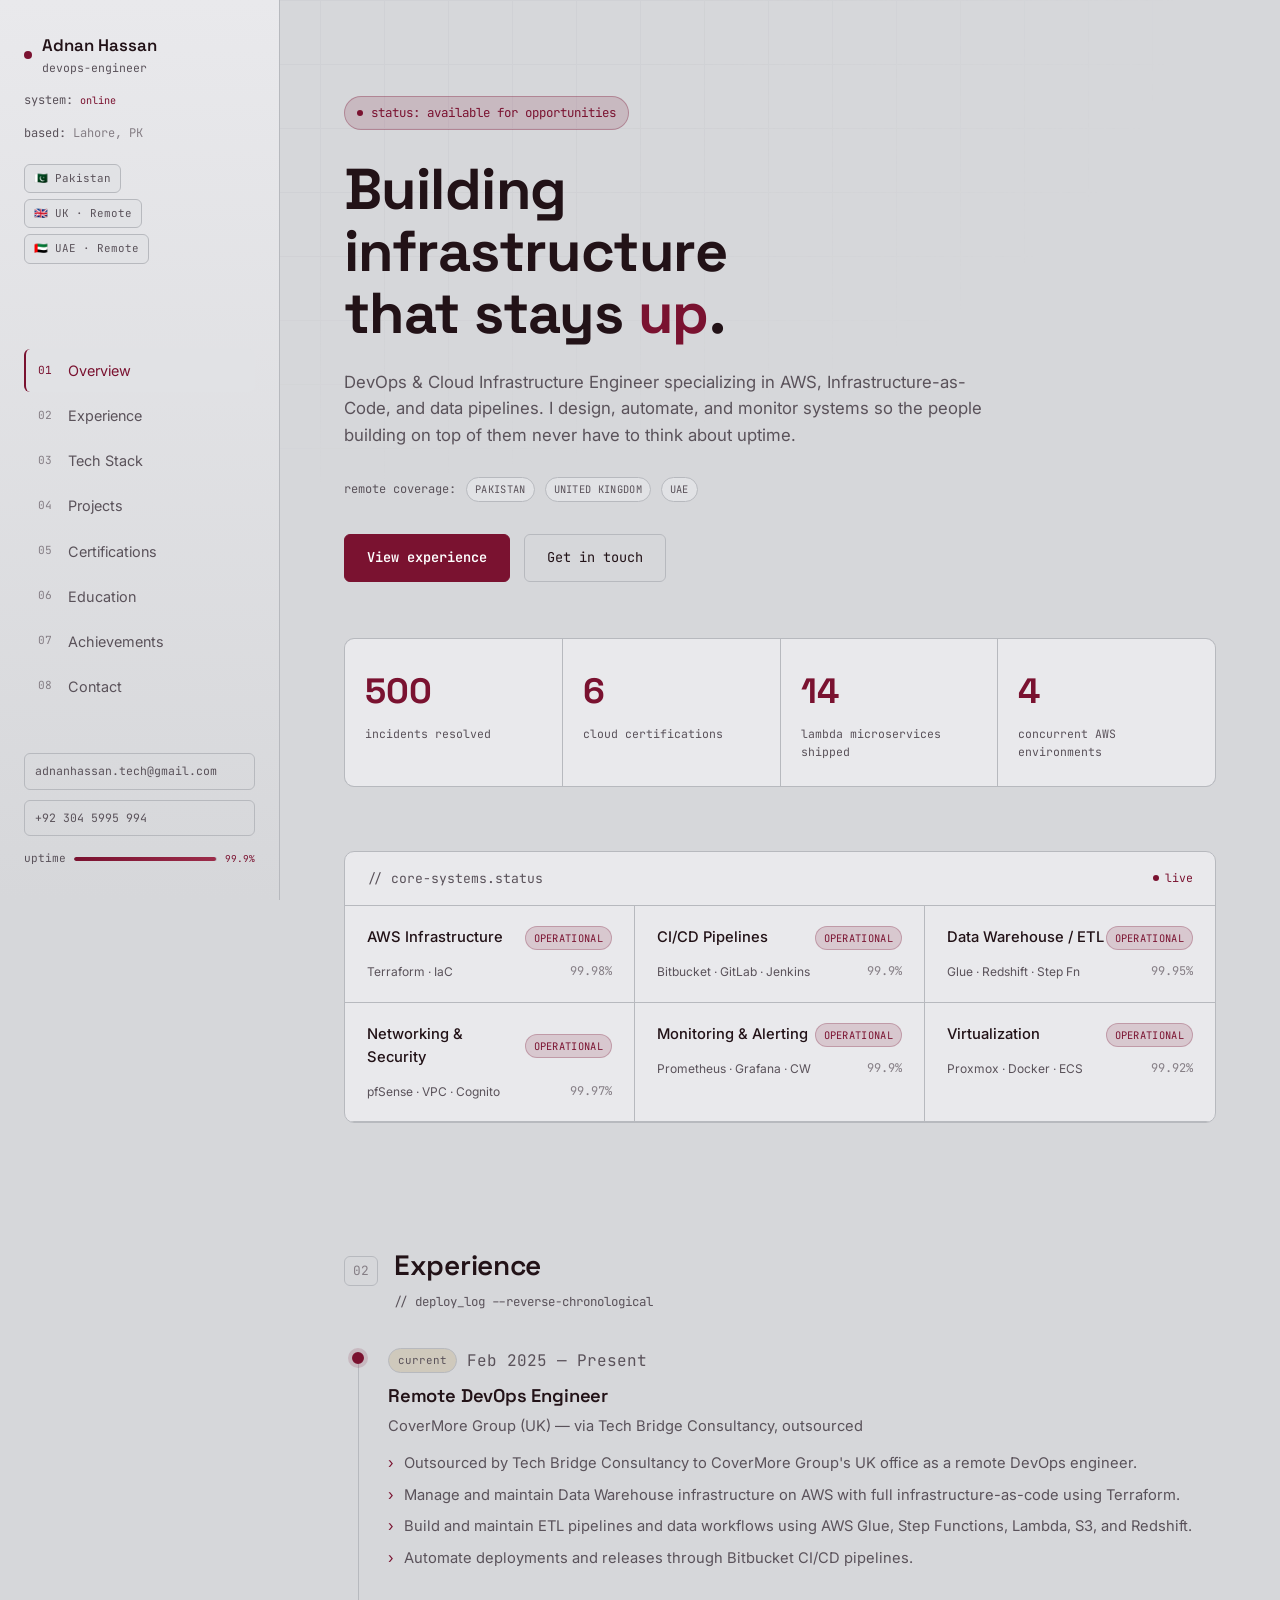
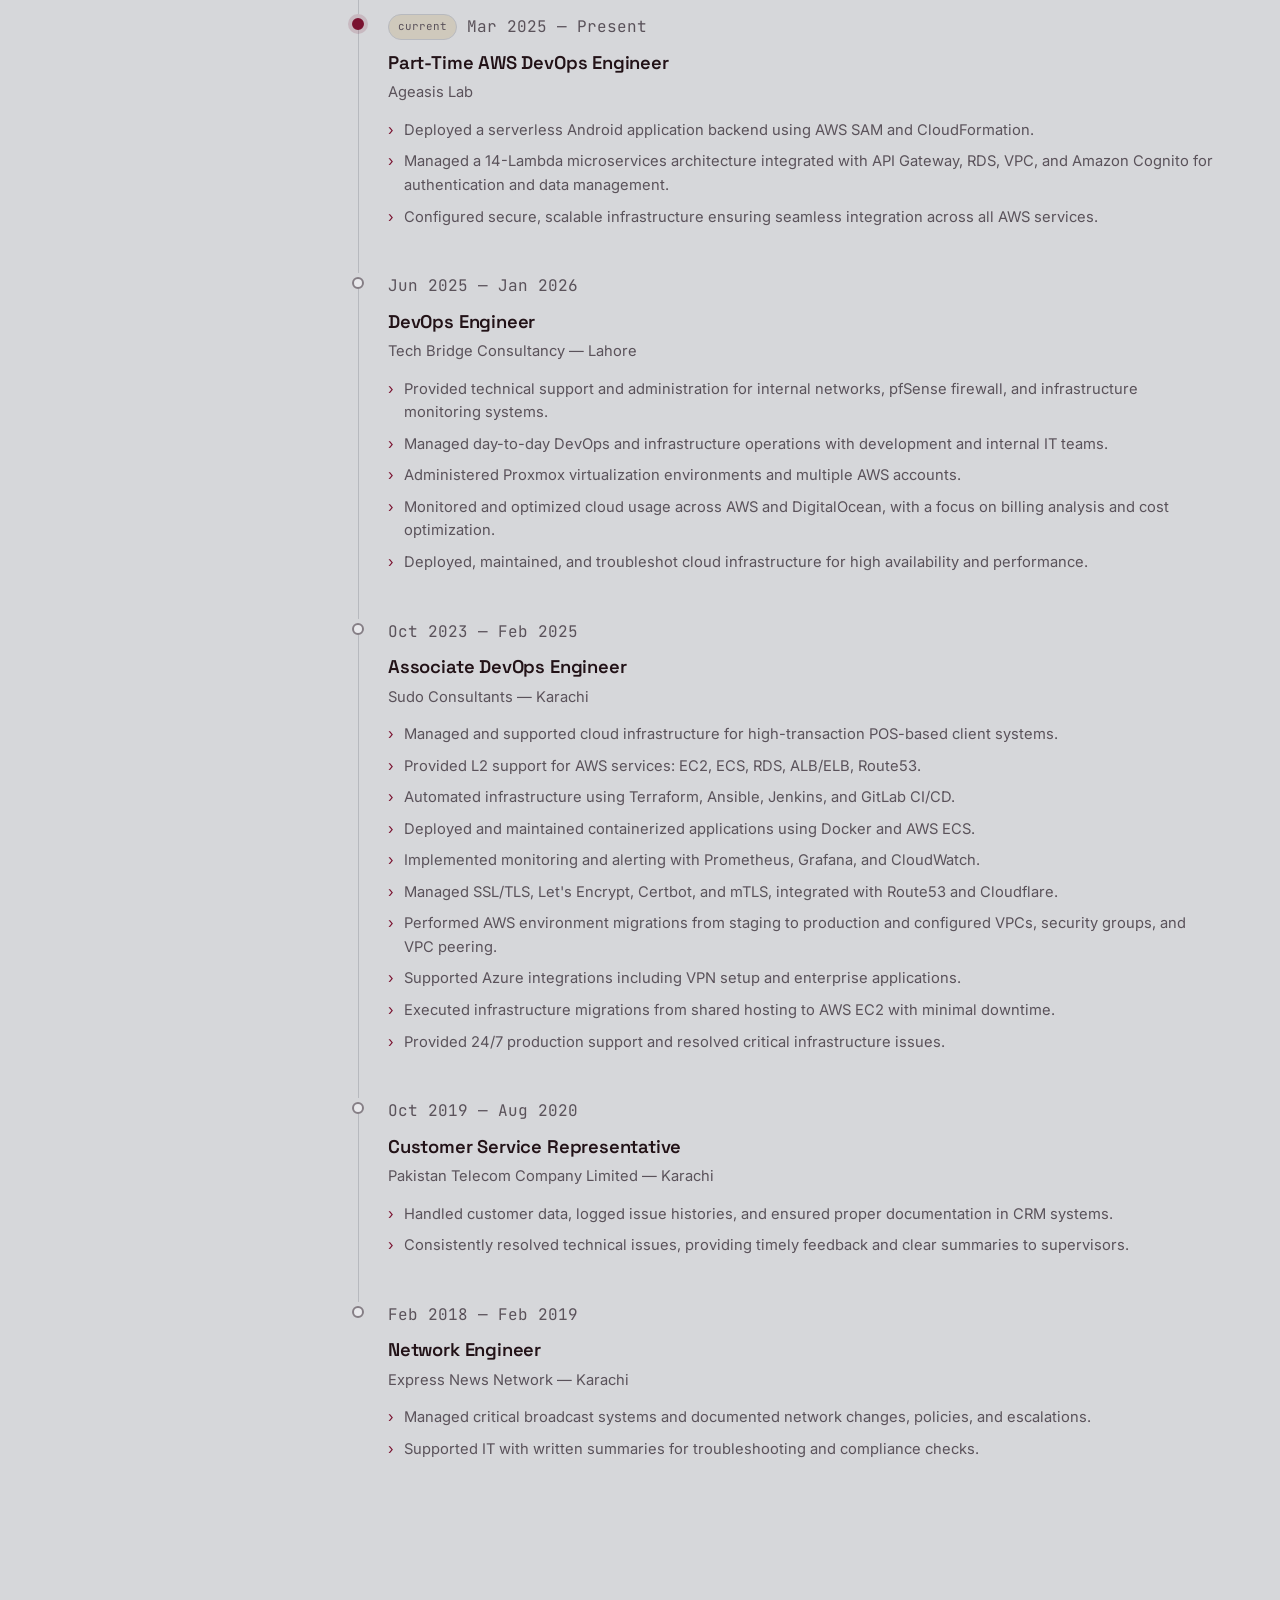
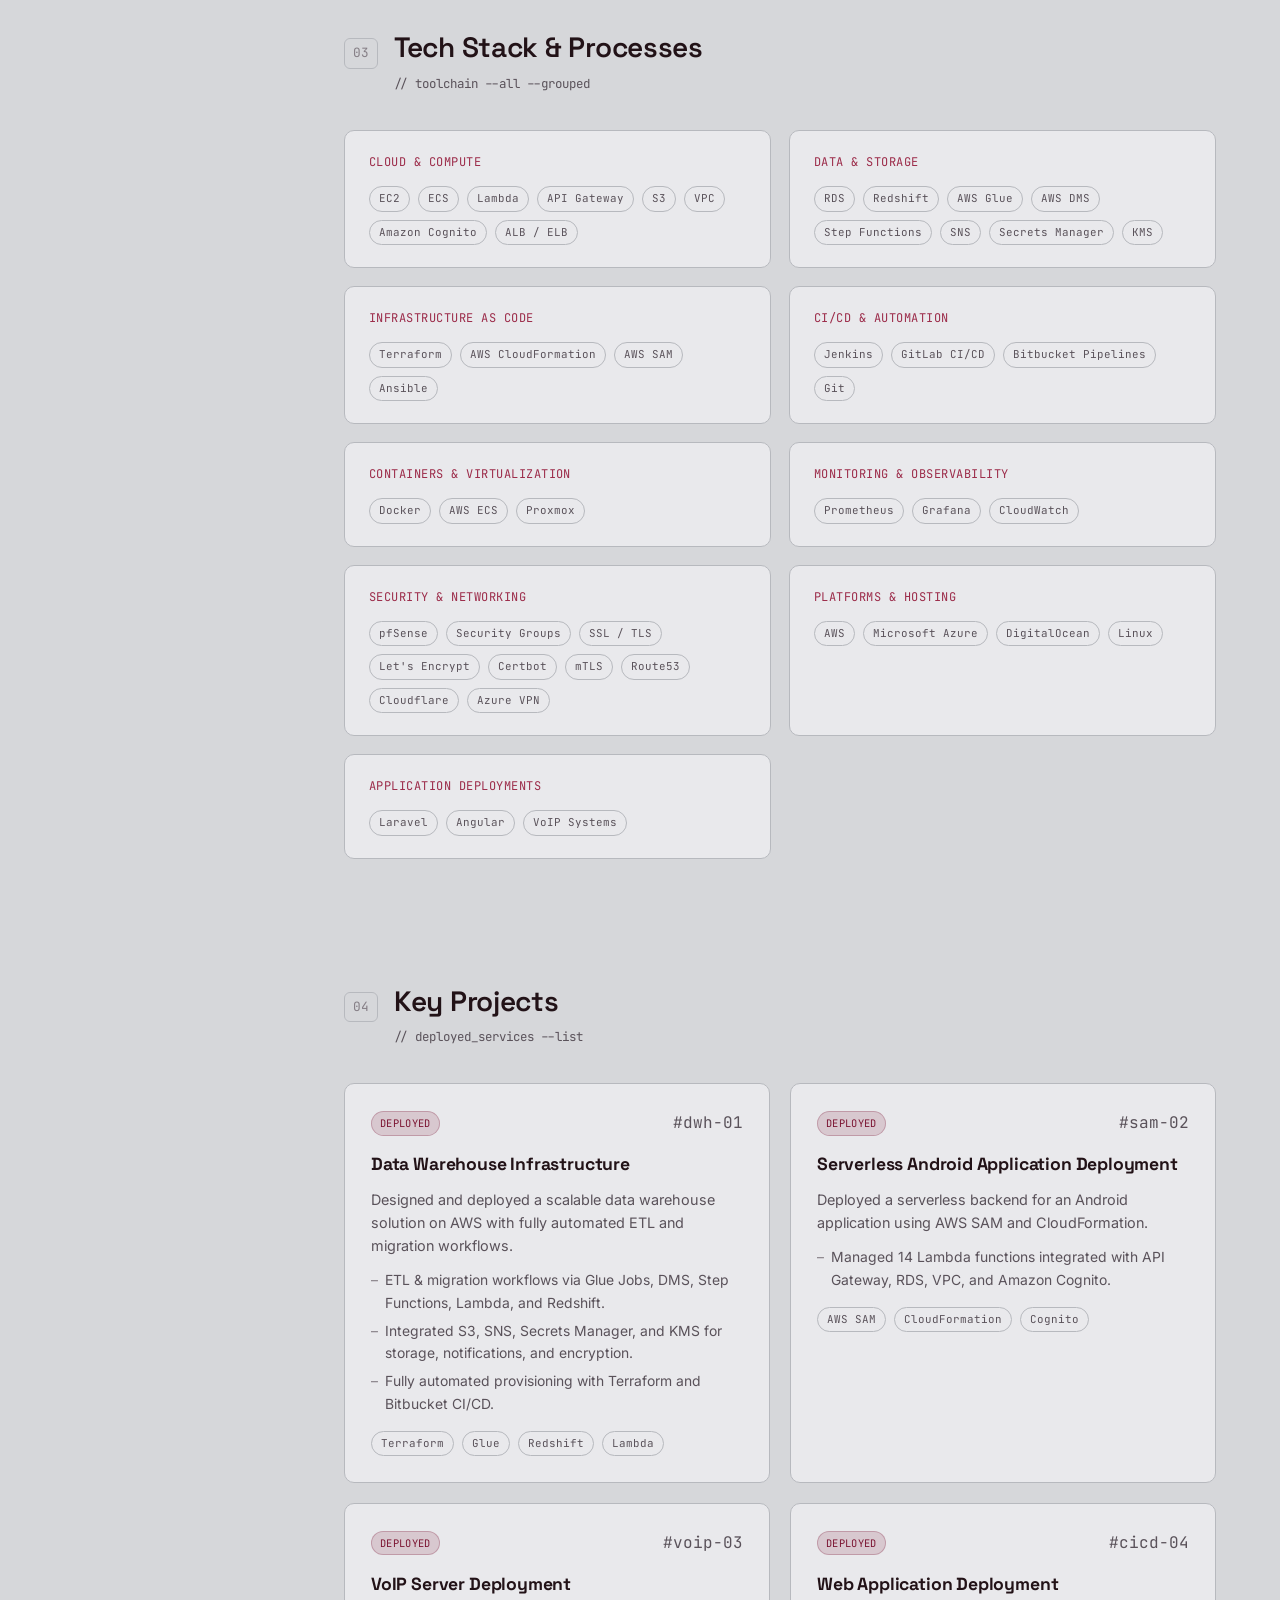
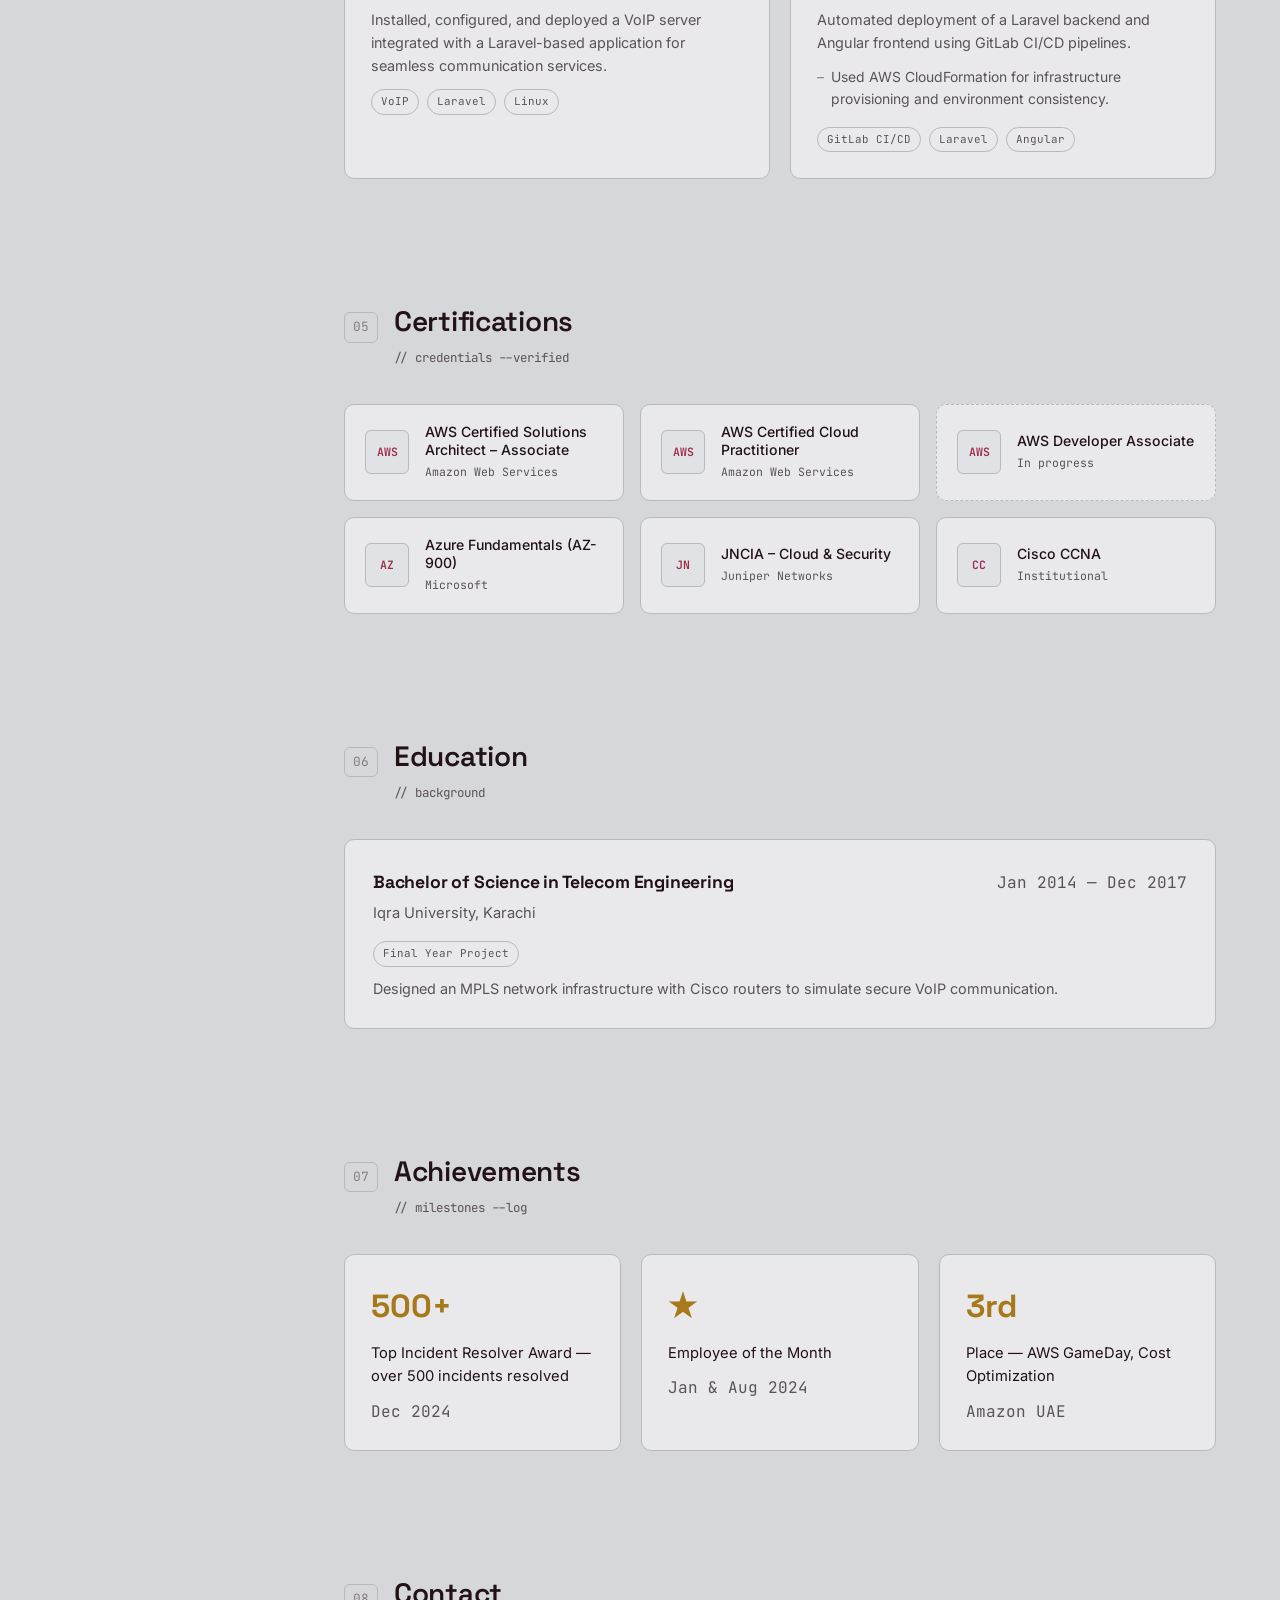
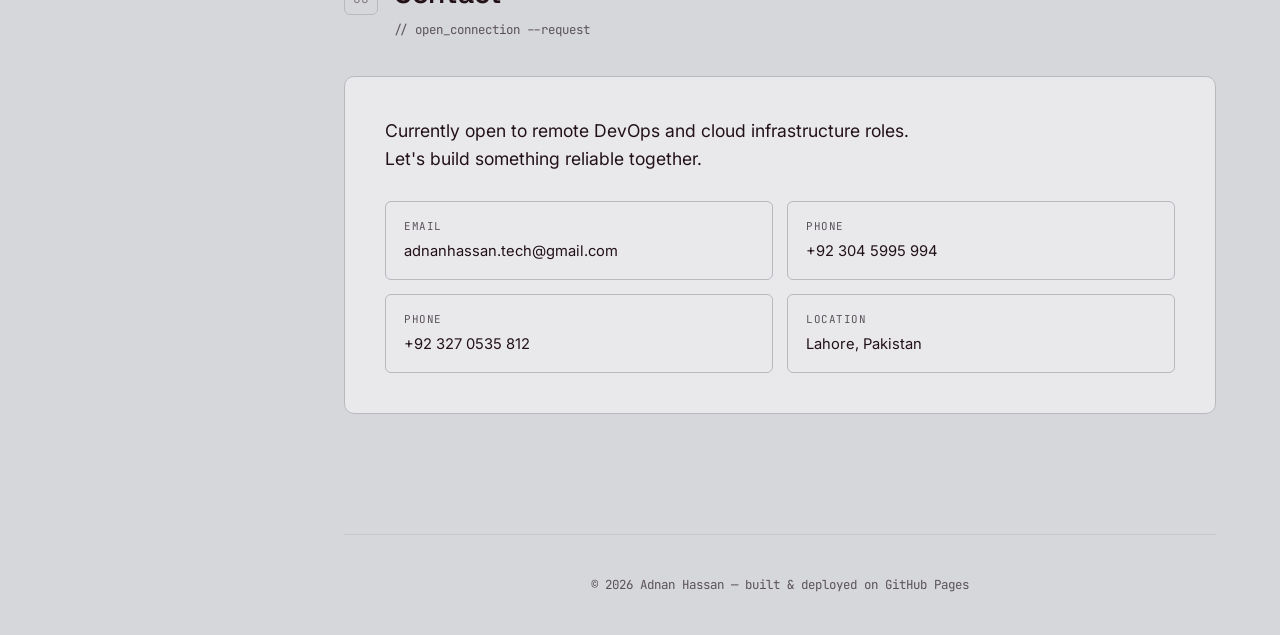
<file: index.html>
<!DOCTYPE html>
<html lang="en">
<head>
<meta charset="UTF-8">
<meta name="viewport" content="width=device-width, initial-scale=1.0">
<title>Adnan Hassan — DevOps &amp; Cloud Infrastructure Engineer</title>
<meta name="description" content="Adnan Hassan — DevOps & Cloud Infrastructure Engineer. AWS, Terraform, CI/CD, and data warehouse infrastructure.">
<link rel="icon" type="image/svg+xml" href="favicon.svg">
<link rel="mask-icon" href="favicon.svg" color="#2FB350">
<link rel="preconnect" href="https://fonts.googleapis.com">
<link rel="preconnect" href="https://fonts.gstatic.com" crossorigin>
<link href="https://fonts.googleapis.com/css2?family=Space+Grotesk:wght@400;500;600;700&family=Inter:wght@400;500;600&family=JetBrains+Mono:wght@400;500;600&display=swap" rel="stylesheet">
<link rel="stylesheet" href="style.css">
</head>
<body>

<!-- Mobile top bar -->
<div class="mobile-bar">
  <div class="mobile-brand"><span class="status-dot"></span> AH<span class="cursor">_</span></div>
  <button class="mobile-toggle" id="mobileToggle" aria-label="Toggle navigation" aria-expanded="false">
    <span></span><span></span><span></span>
  </button>
</div>

<div class="shell">

  <!-- SIDEBAR -->
  <aside class="sidebar" id="sidebar">
    <div class="sidebar-top">
      <div class="brand">
        <span class="status-dot" aria-hidden="true"></span>
        <div>
          <div class="brand-name">Adnan Hassan</div>
          <div class="brand-role">devops-engineer</div>
        </div>
      </div>
      <div class="sys-line"><span class="dim">system:</span> <span class="ok">online</span></div>
      <div class="sys-line"><span class="dim">based:</span> Lahore, PK</div>
      <div class="region-chips">
        <span class="region-chip">🇵🇰 Pakistan</span>
        <span class="region-chip">🇬🇧 UK · Remote</span>
        <span class="region-chip">🇦🇪 UAE · Remote</span>
      </div>
    </div>

    <nav class="nav" aria-label="Primary">
      <a href="#overview" class="nav-link active" data-section="overview"><span class="nav-idx">01</span>Overview</a>
      <a href="#experience" class="nav-link" data-section="experience"><span class="nav-idx">02</span>Experience</a>
      <a href="#techstack" class="nav-link" data-section="techstack"><span class="nav-idx">03</span>Tech Stack</a>
      <a href="#projects" class="nav-link" data-section="projects"><span class="nav-idx">04</span>Projects</a>
      <a href="#certifications" class="nav-link" data-section="certifications"><span class="nav-idx">05</span>Certifications</a>
      <a href="#education" class="nav-link" data-section="education"><span class="nav-idx">06</span>Education</a>
      <a href="#achievements" class="nav-link" data-section="achievements"><span class="nav-idx">07</span>Achievements</a>
      <a href="#contact" class="nav-link" data-section="contact"><span class="nav-idx">08</span>Contact</a>
    </nav>

    <div class="sidebar-bottom">
      <a class="contact-chip" href="mailto:adnanhassan.tech@gmail.com">adnanhassan.tech@gmail.com</a>
      <a class="contact-chip" href="tel:+923045995994">+92 304 5995 994</a>
      <div class="uptime-mini">
        <span class="dim">uptime</span>
        <div class="uptime-bar"><div class="uptime-fill"></div></div>
        <span class="ok">99.9%</span>
      </div>
    </div>
  </aside>

  <!-- MAIN -->
  <main class="main">

    <!-- OVERVIEW / HERO -->
    <section id="overview" class="section hero">
      <div class="eyebrow"><span class="status-dot small"></span> status: available for opportunities</div>
      <h1 class="hero-title">Building infrastructure<br>that stays <span class="accent-cyan">up</span>.</h1>
      <p class="hero-sub">
        DevOps &amp; Cloud Infrastructure Engineer specializing in AWS, Infrastructure-as-Code,
        and data pipelines. I design, automate, and monitor systems so the people building
        on top of them never have to think about uptime.
      </p>

      <div class="coverage-row">
        <span class="coverage-label mono dim">remote coverage:</span>
        <span class="pill pill-region">Pakistan</span>
        <span class="pill pill-region">United Kingdom</span>
        <span class="pill pill-region">UAE</span>
      </div>

      <div class="hero-actions">
        <a href="#experience" class="btn btn-primary">View experience</a>
        <a href="#contact" class="btn btn-ghost">Get in touch</a>
      </div>

      <div class="metrics-row">
        <div class="metric">
          <div class="metric-num" data-count="500">0</div>
          <div class="metric-label">incidents resolved</div>
        </div>
        <div class="metric">
          <div class="metric-num" data-count="6">0</div>
          <div class="metric-label">cloud certifications</div>
        </div>
        <div class="metric">
          <div class="metric-num" data-count="14">0</div>
          <div class="metric-label">lambda microservices shipped</div>
        </div>
        <div class="metric">
          <div class="metric-num" data-count="4">0</div>
          <div class="metric-label">concurrent AWS environments</div>
        </div>
      </div>

      <!-- SIGNATURE: infra status board -->
      <div class="board">
        <div class="board-head">
          <span class="board-title">// core-systems.status</span>
          <span class="board-refresh"><span class="status-dot small"></span> live</span>
        </div>
        <div class="board-grid">
          <div class="service">
            <div class="service-top">
              <span class="service-name">AWS Infrastructure</span>
              <span class="pill pill-ok">operational</span>
            </div>
            <div class="service-meta"><span>Terraform · IaC</span><span class="mono">99.98%</span></div>
          </div>
          <div class="service">
            <div class="service-top">
              <span class="service-name">CI/CD Pipelines</span>
              <span class="pill pill-ok">operational</span>
            </div>
            <div class="service-meta"><span>Bitbucket · GitLab · Jenkins</span><span class="mono">99.9%</span></div>
          </div>
          <div class="service">
            <div class="service-top">
              <span class="service-name">Data Warehouse / ETL</span>
              <span class="pill pill-ok">operational</span>
            </div>
            <div class="service-meta"><span>Glue · Redshift · Step Fn</span><span class="mono">99.95%</span></div>
          </div>
          <div class="service">
            <div class="service-top">
              <span class="service-name">Networking &amp; Security</span>
              <span class="pill pill-ok">operational</span>
            </div>
            <div class="service-meta"><span>pfSense · VPC · Cognito</span><span class="mono">99.97%</span></div>
          </div>
          <div class="service">
            <div class="service-top">
              <span class="service-name">Monitoring &amp; Alerting</span>
              <span class="pill pill-ok">operational</span>
            </div>
            <div class="service-meta"><span>Prometheus · Grafana · CW</span><span class="mono">99.9%</span></div>
          </div>
          <div class="service">
            <div class="service-top">
              <span class="service-name">Virtualization</span>
              <span class="pill pill-ok">operational</span>
            </div>
            <div class="service-meta"><span>Proxmox · Docker · ECS</span><span class="mono">99.92%</span></div>
          </div>
        </div>
      </div>
    </section>

    <!-- EXPERIENCE -->
    <section id="experience" class="section">
      <div class="section-head">
        <span class="section-idx">02</span>
        <div>
          <h2>Experience</h2>
          <p class="section-sub">// deploy_log --reverse-chronological</p>
        </div>
      </div>

      <div class="pipeline">

        <article class="deploy">
          <div class="deploy-rail"><span class="deploy-node current"></span></div>
          <div class="deploy-body">
            <div class="deploy-meta">
              <span class="tag tag-current">current</span>
              <span class="mono dim">Feb 2025 — Present</span>
            </div>
            <h3>Remote DevOps Engineer</h3>
            <div class="deploy-org">CoverMore Group (UK) <span class="dim">— via Tech Bridge Consultancy, outsourced</span></div>
            <ul>
              <li>Outsourced by Tech Bridge Consultancy to CoverMore Group's UK office as a remote DevOps engineer.</li>
              <li>Manage and maintain Data Warehouse infrastructure on AWS with full infrastructure-as-code using Terraform.</li>
              <li>Build and maintain ETL pipelines and data workflows using AWS Glue, Step Functions, Lambda, S3, and Redshift.</li>
              <li>Automate deployments and releases through Bitbucket CI/CD pipelines.</li>
            </ul>
          </div>
        </article>

        <article class="deploy">
          <div class="deploy-rail"><span class="deploy-node current"></span></div>
          <div class="deploy-body">
            <div class="deploy-meta">
              <span class="tag tag-current">current</span>
              <span class="mono dim">Mar 2025 — Present</span>
            </div>
            <h3>Part-Time AWS DevOps Engineer</h3>
            <div class="deploy-org">Ageasis Lab</div>
            <ul>
              <li>Deployed a serverless Android application backend using AWS SAM and CloudFormation.</li>
              <li>Managed a 14-Lambda microservices architecture integrated with API Gateway, RDS, VPC, and Amazon Cognito for authentication and data management.</li>
              <li>Configured secure, scalable infrastructure ensuring seamless integration across all AWS services.</li>
            </ul>
          </div>
        </article>

        <article class="deploy">
          <div class="deploy-rail"><span class="deploy-node"></span></div>
          <div class="deploy-body">
            <div class="deploy-meta">
              <span class="mono dim">Jun 2025 — Jan 2026</span>
            </div>
            <h3>DevOps Engineer</h3>
            <div class="deploy-org">Tech Bridge Consultancy <span class="dim">— Lahore</span></div>
            <ul>
              <li>Provided technical support and administration for internal networks, pfSense firewall, and infrastructure monitoring systems.</li>
              <li>Managed day-to-day DevOps and infrastructure operations with development and internal IT teams.</li>
              <li>Administered Proxmox virtualization environments and multiple AWS accounts.</li>
              <li>Monitored and optimized cloud usage across AWS and DigitalOcean, with a focus on billing analysis and cost optimization.</li>
              <li>Deployed, maintained, and troubleshot cloud infrastructure for high availability and performance.</li>
            </ul>
          </div>
        </article>

        <article class="deploy">
          <div class="deploy-rail"><span class="deploy-node"></span></div>
          <div class="deploy-body">
            <div class="deploy-meta">
              <span class="mono dim">Oct 2023 — Feb 2025</span>
            </div>
            <h3>Associate DevOps Engineer</h3>
            <div class="deploy-org">Sudo Consultants <span class="dim">— Karachi</span></div>
            <ul>
              <li>Managed and supported cloud infrastructure for high-transaction POS-based client systems.</li>
              <li>Provided L2 support for AWS services: EC2, ECS, RDS, ALB/ELB, Route53.</li>
              <li>Automated infrastructure using Terraform, Ansible, Jenkins, and GitLab CI/CD.</li>
              <li>Deployed and maintained containerized applications using Docker and AWS ECS.</li>
              <li>Implemented monitoring and alerting with Prometheus, Grafana, and CloudWatch.</li>
              <li>Managed SSL/TLS, Let's Encrypt, Certbot, and mTLS, integrated with Route53 and Cloudflare.</li>
              <li>Performed AWS environment migrations from staging to production and configured VPCs, security groups, and VPC peering.</li>
              <li>Supported Azure integrations including VPN setup and enterprise applications.</li>
              <li>Executed infrastructure migrations from shared hosting to AWS EC2 with minimal downtime.</li>
              <li>Provided 24/7 production support and resolved critical infrastructure issues.</li>
            </ul>
          </div>
        </article>

        <article class="deploy">
          <div class="deploy-rail"><span class="deploy-node"></span></div>
          <div class="deploy-body">
            <div class="deploy-meta">
              <span class="mono dim">Oct 2019 — Aug 2020</span>
            </div>
            <h3>Customer Service Representative</h3>
            <div class="deploy-org">Pakistan Telecom Company Limited <span class="dim">— Karachi</span></div>
            <ul>
              <li>Handled customer data, logged issue histories, and ensured proper documentation in CRM systems.</li>
              <li>Consistently resolved technical issues, providing timely feedback and clear summaries to supervisors.</li>
            </ul>
          </div>
        </article>

        <article class="deploy">
          <div class="deploy-rail"><span class="deploy-node end"></span></div>
          <div class="deploy-body">
            <div class="deploy-meta">
              <span class="mono dim">Feb 2018 — Feb 2019</span>
            </div>
            <h3>Network Engineer</h3>
            <div class="deploy-org">Express News Network <span class="dim">— Karachi</span></div>
            <ul>
              <li>Managed critical broadcast systems and documented network changes, policies, and escalations.</li>
              <li>Supported IT with written summaries for troubleshooting and compliance checks.</li>
            </ul>
          </div>
        </article>

      </div>
    </section>

    <!-- TECH STACK -->
    <section id="techstack" class="section">
      <div class="section-head">
        <span class="section-idx">03</span>
        <div>
          <h2>Tech Stack &amp; Processes</h2>
          <p class="section-sub">// toolchain --all --grouped</p>
        </div>
      </div>

      <div class="stack-groups">

        <div class="stack-group">
          <div class="stack-group-title mono">Cloud &amp; Compute</div>
          <div class="tag-row">
            <span class="tag">EC2</span><span class="tag">ECS</span><span class="tag">Lambda</span>
            <span class="tag">API Gateway</span><span class="tag">S3</span><span class="tag">VPC</span>
            <span class="tag">Amazon Cognito</span><span class="tag">ALB / ELB</span>
          </div>
        </div>

        <div class="stack-group">
          <div class="stack-group-title mono">Data &amp; Storage</div>
          <div class="tag-row">
            <span class="tag">RDS</span><span class="tag">Redshift</span><span class="tag">AWS Glue</span>
            <span class="tag">AWS DMS</span><span class="tag">Step Functions</span><span class="tag">SNS</span>
            <span class="tag">Secrets Manager</span><span class="tag">KMS</span>
          </div>
        </div>

        <div class="stack-group">
          <div class="stack-group-title mono">Infrastructure as Code</div>
          <div class="tag-row">
            <span class="tag">Terraform</span><span class="tag">AWS CloudFormation</span>
            <span class="tag">AWS SAM</span><span class="tag">Ansible</span>
          </div>
        </div>

        <div class="stack-group">
          <div class="stack-group-title mono">CI/CD &amp; Automation</div>
          <div class="tag-row">
            <span class="tag">Jenkins</span><span class="tag">GitLab CI/CD</span>
            <span class="tag">Bitbucket Pipelines</span><span class="tag">Git</span>
          </div>
        </div>

        <div class="stack-group">
          <div class="stack-group-title mono">Containers &amp; Virtualization</div>
          <div class="tag-row">
            <span class="tag">Docker</span><span class="tag">AWS ECS</span><span class="tag">Proxmox</span>
          </div>
        </div>

        <div class="stack-group">
          <div class="stack-group-title mono">Monitoring &amp; Observability</div>
          <div class="tag-row">
            <span class="tag">Prometheus</span><span class="tag">Grafana</span><span class="tag">CloudWatch</span>
          </div>
        </div>

        <div class="stack-group">
          <div class="stack-group-title mono">Security &amp; Networking</div>
          <div class="tag-row">
            <span class="tag">pfSense</span><span class="tag">Security Groups</span><span class="tag">SSL / TLS</span>
            <span class="tag">Let's Encrypt</span><span class="tag">Certbot</span><span class="tag">mTLS</span>
            <span class="tag">Route53</span><span class="tag">Cloudflare</span><span class="tag">Azure VPN</span>
          </div>
        </div>

        <div class="stack-group">
          <div class="stack-group-title mono">Platforms &amp; Hosting</div>
          <div class="tag-row">
            <span class="tag">AWS</span><span class="tag">Microsoft Azure</span><span class="tag">DigitalOcean</span>
            <span class="tag">Linux</span>
          </div>
        </div>

        <div class="stack-group">
          <div class="stack-group-title mono">Application Deployments</div>
          <div class="tag-row">
            <span class="tag">Laravel</span><span class="tag">Angular</span><span class="tag">VoIP Systems</span>
          </div>
        </div>

      </div>
    </section>

    <!-- PROJECTS -->
    <section id="projects" class="section">
      <div class="section-head">
        <span class="section-idx">04</span>
        <div>
          <h2>Key Projects</h2>
          <p class="section-sub">// deployed_services --list</p>
        </div>
      </div>

      <div class="projects-grid">

        <article class="project-card">
          <div class="project-top">
            <span class="pill pill-ok">deployed</span>
            <span class="mono dim">#dwh-01</span>
          </div>
          <h3>Data Warehouse Infrastructure</h3>
          <p>Designed and deployed a scalable data warehouse solution on AWS with fully automated ETL and migration workflows.</p>
          <ul class="project-list">
            <li>ETL &amp; migration workflows via Glue Jobs, DMS, Step Functions, Lambda, and Redshift.</li>
            <li>Integrated S3, SNS, Secrets Manager, and KMS for storage, notifications, and encryption.</li>
            <li>Fully automated provisioning with Terraform and Bitbucket CI/CD.</li>
          </ul>
          <div class="tag-row">
            <span class="tag">Terraform</span><span class="tag">Glue</span><span class="tag">Redshift</span><span class="tag">Lambda</span>
          </div>
        </article>

        <article class="project-card">
          <div class="project-top">
            <span class="pill pill-ok">deployed</span>
            <span class="mono dim">#sam-02</span>
          </div>
          <h3>Serverless Android Application Deployment</h3>
          <p>Deployed a serverless backend for an Android application using AWS SAM and CloudFormation.</p>
          <ul class="project-list">
            <li>Managed 14 Lambda functions integrated with API Gateway, RDS, VPC, and Amazon Cognito.</li>
          </ul>
          <div class="tag-row">
            <span class="tag">AWS SAM</span><span class="tag">CloudFormation</span><span class="tag">Cognito</span>
          </div>
        </article>

        <article class="project-card">
          <div class="project-top">
            <span class="pill pill-ok">deployed</span>
            <span class="mono dim">#voip-03</span>
          </div>
          <h3>VoIP Server Deployment</h3>
          <p>Installed, configured, and deployed a VoIP server integrated with a Laravel-based application for seamless communication services.</p>
          <div class="tag-row">
            <span class="tag">VoIP</span><span class="tag">Laravel</span><span class="tag">Linux</span>
          </div>
        </article>

        <article class="project-card">
          <div class="project-top">
            <span class="pill pill-ok">deployed</span>
            <span class="mono dim">#cicd-04</span>
          </div>
          <h3>Web Application Deployment</h3>
          <p>Automated deployment of a Laravel backend and Angular frontend using GitLab CI/CD pipelines.</p>
          <ul class="project-list">
            <li>Used AWS CloudFormation for infrastructure provisioning and environment consistency.</li>
          </ul>
          <div class="tag-row">
            <span class="tag">GitLab CI/CD</span><span class="tag">Laravel</span><span class="tag">Angular</span>
          </div>
        </article>

      </div>
    </section>

    <!-- CERTIFICATIONS -->
    <section id="certifications" class="section">
      <div class="section-head">
        <span class="section-idx">05</span>
        <div>
          <h2>Certifications</h2>
          <p class="section-sub">// credentials --verified</p>
        </div>
      </div>

      <div class="cert-grid">
        <div class="cert-card">
          <div class="cert-icon">AWS</div>
          <div class="cert-info">
            <div class="cert-name">AWS Certified Solutions Architect – Associate</div>
            <div class="cert-issuer mono dim">Amazon Web Services</div>
          </div>
        </div>
        <div class="cert-card">
          <div class="cert-icon">AWS</div>
          <div class="cert-info">
            <div class="cert-name">AWS Certified Cloud Practitioner</div>
            <div class="cert-issuer mono dim">Amazon Web Services</div>
          </div>
        </div>
        <div class="cert-card in-progress">
          <div class="cert-icon">AWS</div>
          <div class="cert-info">
            <div class="cert-name">AWS Developer Associate</div>
            <div class="cert-issuer mono dim">In progress</div>
          </div>
        </div>
        <div class="cert-card">
          <div class="cert-icon">AZ</div>
          <div class="cert-info">
            <div class="cert-name">Azure Fundamentals (AZ-900)</div>
            <div class="cert-issuer mono dim">Microsoft</div>
          </div>
        </div>
        <div class="cert-card">
          <div class="cert-icon">JN</div>
          <div class="cert-info">
            <div class="cert-name">JNCIA – Cloud &amp; Security</div>
            <div class="cert-issuer mono dim">Juniper Networks</div>
          </div>
        </div>
        <div class="cert-card">
          <div class="cert-icon">CC</div>
          <div class="cert-info">
            <div class="cert-name">Cisco CCNA</div>
            <div class="cert-issuer mono dim">Institutional</div>
          </div>
        </div>
      </div>
    </section>

    <!-- EDUCATION -->
    <section id="education" class="section">
      <div class="section-head">
        <span class="section-idx">06</span>
        <div>
          <h2>Education</h2>
          <p class="section-sub">// background</p>
        </div>
      </div>

      <div class="edu-card">
        <div class="edu-top">
          <h3>Bachelor of Science in Telecom Engineering</h3>
          <span class="mono dim">Jan 2014 — Dec 2017</span>
        </div>
        <div class="edu-org">Iqra University, Karachi</div>
        <p class="edu-fyp"><span class="tag">Final Year Project</span> Designed an MPLS network infrastructure with Cisco routers to simulate secure VoIP communication.</p>
      </div>
    </section>

    <!-- ACHIEVEMENTS -->
    <section id="achievements" class="section">
      <div class="section-head">
        <span class="section-idx">07</span>
        <div>
          <h2>Achievements</h2>
          <p class="section-sub">// milestones --log</p>
        </div>
      </div>

      <div class="achieve-grid">
        <div class="achieve-card">
          <div class="achieve-num">500+</div>
          <div class="achieve-text">Top Incident Resolver Award — over 500 incidents resolved</div>
          <div class="mono dim">Dec 2024</div>
        </div>
        <div class="achieve-card">
          <div class="achieve-num">★</div>
          <div class="achieve-text">Employee of the Month</div>
          <div class="mono dim">Jan &amp; Aug 2024</div>
        </div>
        <div class="achieve-card">
          <div class="achieve-num">3rd</div>
          <div class="achieve-text">Place — AWS GameDay, Cost Optimization</div>
          <div class="mono dim">Amazon UAE</div>
        </div>
      </div>
    </section>

    <!-- CONTACT -->
    <section id="contact" class="section contact-section">
      <div class="section-head">
        <span class="section-idx">08</span>
        <div>
          <h2>Contact</h2>
          <p class="section-sub">// open_connection --request</p>
        </div>
      </div>

      <div class="contact-panel">
        <p class="contact-lead">Currently open to remote DevOps and cloud infrastructure roles.<br>Let's build something reliable together.</p>
        <div class="contact-grid">
          <a class="contact-item" href="mailto:adnanhassan.tech@gmail.com">
            <span class="contact-label mono dim">email</span>
            <span>adnanhassan.tech@gmail.com</span>
          </a>
          <a class="contact-item" href="tel:+923045995994">
            <span class="contact-label mono dim">phone</span>
            <span>+92 304 5995 994</span>
          </a>
          <a class="contact-item" href="tel:+923270535812">
            <span class="contact-label mono dim">phone</span>
            <span>+92 327 0535 812</span>
          </a>
          <div class="contact-item">
            <span class="contact-label mono dim">location</span>
            <span>Lahore, Pakistan</span>
          </div>
        </div>
      </div>
    </section>

    <footer class="footer">
      <span class="mono dim">© 2026 Adnan Hassan — built &amp; deployed on GitHub Pages</span>
    </footer>

  </main>
</div>

<script src="script.js"></script>
</body>
</html>
</file>
<file: style.css>
/* ===========================================================
   Adnan Hassan — Portfolio
   Design system: infrastructure status board / deploy log
   =========================================================== */

:root{
  --bg: #D6D7DA;
  --bg-panel: #E9E9EC;
  --bg-panel-2: #DCDDE080;
  --bg-elevated: #E1E2E5;
  --border: #B7B9BE;
  --border-soft: #C7C8CC;
  --text: #221217;
  --text-dim: #5A525A;
  --text-faint: #857E85;

  --cyan: #7A1230;
  --cyan-dim: #7A123026;
  --amber: #A8791A;
  --amber-dim: #A8791A26;
  --violet: #9C2C4A;

  --font-display: 'Space Grotesk', sans-serif;
  --font-body: 'Inter', sans-serif;
  --font-mono: 'JetBrains Mono', monospace;

  --radius: 10px;
  --radius-sm: 6px;

  --sidebar-w: 280px;
}

*{ box-sizing: border-box; margin: 0; padding: 0; }

html{ scroll-behavior: smooth; }

@media (prefers-reduced-motion: reduce){
  html{ scroll-behavior: auto; }
  *{ animation-duration: 0.001ms !important; transition-duration: 0.001ms !important; }
}

body{
  background: var(--bg);
  color: var(--text);
  font-family: var(--font-body);
  font-size: 16px;
  line-height: 1.6;
  -webkit-font-smoothing: antialiased;
}

/* subtle grid texture on the background */
body::before{
  content: "";
  position: fixed;
  inset: 0;
  background-image:
    linear-gradient(var(--border-soft) 1px, transparent 1px),
    linear-gradient(90deg, var(--border-soft) 1px, transparent 1px);
  background-size: 64px 64px;
  opacity: 0.4;
  pointer-events: none;
  z-index: 0;
  mask-image: radial-gradient(ellipse 80% 60% at 20% 0%, black 40%, transparent 90%);
}

a{ color: inherit; text-decoration: none; }
ul{ list-style: none; }

h1,h2,h3{ font-family: var(--font-display); letter-spacing: -0.01em; }

.mono{ font-family: var(--font-mono); }
.dim{ color: var(--text-dim); }
.accent-cyan{ color: var(--cyan); }
.ok{ color: var(--cyan); font-family: var(--font-mono); font-size: 0.85em; }

/* ---------- status dot ---------- */
.status-dot{
  width: 8px; height: 8px; border-radius: 50%;
  background: var(--cyan);
  box-shadow: 0 0 0 0 var(--cyan-dim);
  display: inline-block;
  animation: pulse 2.2s infinite;
  flex-shrink: 0;
}
.status-dot.small{ width: 6px; height: 6px; }
@keyframes pulse{
  0%   { box-shadow: 0 0 0 0 rgba(122,18,48,0.45); }
  70%  { box-shadow: 0 0 0 8px rgba(122,18,48,0); }
  100% { box-shadow: 0 0 0 0 rgba(122,18,48,0); }
}

.cursor{
  display: inline-block;
  animation: blink 1.1s steps(1) infinite;
  color: var(--cyan);
}
@keyframes blink{ 50%{ opacity: 0; } }

/* =========================== LAYOUT =========================== */
.shell{
  display: flex;
  position: relative;
  z-index: 1;
  min-height: 100vh;
}

/* ---------- SIDEBAR ---------- */
.sidebar{
  width: var(--sidebar-w);
  flex-shrink: 0;
  position: sticky;
  top: 0;
  height: 100vh;
  border-right: 1px solid var(--border);
  background: linear-gradient(180deg, var(--bg-panel), var(--bg));
  display: flex;
  flex-direction: column;
  justify-content: space-between;
  padding: 32px 24px;
}

.sidebar-top{ display: flex; flex-direction: column; gap: 14px; }

.brand{ display: flex; align-items: center; gap: 10px; }
.brand-name{ font-family: var(--font-display); font-weight: 600; font-size: 1.05rem; }
.brand-role{ font-family: var(--font-mono); font-size: 0.72rem; color: var(--text-dim); }

.sys-line{ font-family: var(--font-mono); font-size: 0.75rem; color: var(--text-faint); }

.region-chips{
  display: flex;
  flex-direction: column;
  gap: 6px;
  margin-top: 6px;
}
.region-chip{
  font-family: var(--font-mono);
  font-size: 0.68rem;
  color: var(--text-dim);
  background: var(--bg-elevated);
  border: 1px solid var(--border);
  border-radius: var(--radius-sm);
  padding: 5px 9px;
  width: fit-content;
}

.nav{
  display: flex;
  flex-direction: column;
  gap: 2px;
  margin-top: 40px;
}
.nav-link{
  display: flex;
  align-items: center;
  gap: 10px;
  padding: 10px 12px;
  border-radius: var(--radius-sm);
  font-size: 0.9rem;
  color: var(--text-dim);
  border-left: 2px solid transparent;
  transition: background 0.15s ease, color 0.15s ease, border-color 0.15s ease;
}
.nav-idx{
  font-family: var(--font-mono);
  font-size: 0.7rem;
  color: var(--text-faint);
  width: 20px;
}
.nav-link:hover{ color: var(--text); background: var(--bg-elevated); }
.nav-link.active{
  color: var(--cyan);
  background: var(--bg-elevated);
  border-left-color: var(--cyan);
}
.nav-link.active .nav-idx{ color: var(--cyan); }

.sidebar-bottom{ display: flex; flex-direction: column; gap: 10px; }
.contact-chip{
  font-family: var(--font-mono);
  font-size: 0.72rem;
  color: var(--text-dim);
  padding: 8px 10px;
  border: 1px solid var(--border);
  border-radius: var(--radius-sm);
  transition: border-color 0.15s ease, color 0.15s ease;
  word-break: break-all;
}
.contact-chip:hover{ border-color: var(--cyan); color: var(--cyan); }

.uptime-mini{
  display: flex;
  align-items: center;
  gap: 8px;
  font-family: var(--font-mono);
  font-size: 0.7rem;
  margin-top: 4px;
}
.uptime-bar{
  flex: 1;
  height: 4px;
  border-radius: 2px;
  background: var(--border);
  overflow: hidden;
}
.uptime-fill{
  width: 99%;
  height: 100%;
  background: linear-gradient(90deg, var(--cyan), var(--violet));
  border-radius: 2px;
}

/* ---------- MAIN ---------- */
.main{
  flex: 1;
  min-width: 0;
  padding: 96px 64px 40px;
}

.section{
  padding-bottom: 120px;
  scroll-margin-top: 40px;
}

.section-head{
  display: flex;
  align-items: baseline;
  gap: 16px;
  margin-bottom: 36px;
}
.section-idx{
  font-family: var(--font-mono);
  font-size: 0.8rem;
  color: var(--text-faint);
  border: 1px solid var(--border);
  border-radius: var(--radius-sm);
  padding: 4px 8px;
}
.section-head h2{ font-size: 1.75rem; font-weight: 600; }
.section-sub{ font-family: var(--font-mono); font-size: 0.78rem; color: var(--text-dim); margin-top: 4px; }

/* ---------- HERO ---------- */
.hero{ padding-top: 0; }

.eyebrow{
  display: inline-flex;
  align-items: center;
  gap: 8px;
  font-family: var(--font-mono);
  font-size: 0.78rem;
  color: var(--cyan);
  background: var(--cyan-dim);
  border: 1px solid rgba(122,18,48,0.3);
  padding: 6px 12px;
  border-radius: 999px;
  margin-bottom: 28px;
}

.hero-title{
  font-size: clamp(2.4rem, 4.5vw, 4rem);
  font-weight: 700;
  line-height: 1.08;
  max-width: 16ch;
}

.hero-sub{
  margin-top: 24px;
  max-width: 60ch;
  color: var(--text-dim);
  font-size: 1.05rem;
}

.coverage-row{
  display: flex;
  align-items: center;
  flex-wrap: wrap;
  gap: 10px;
  margin-top: 28px;
}
.coverage-label{ font-size: 0.75rem; }
.pill-region{
  background: var(--bg-elevated);
  color: var(--text-dim);
  border: 1px solid var(--border);
}

.hero-actions{
  display: flex;
  gap: 14px;
  margin-top: 32px;
}

.btn{
  font-family: var(--font-mono);
  font-size: 0.85rem;
  padding: 12px 22px;
  border-radius: var(--radius-sm);
  border: 1px solid var(--border);
  transition: transform 0.15s ease, border-color 0.15s ease, background 0.15s ease;
}
.btn-primary{
  background: var(--cyan);
  color: #FFFFFF;
  border-color: var(--cyan);
  font-weight: 600;
}
.btn-primary:hover{ transform: translateY(-2px); }
.btn-ghost{ color: var(--text); }
.btn-ghost:hover{ border-color: var(--cyan); color: var(--cyan); transform: translateY(-2px); }

/* ---------- metrics ---------- */
.metrics-row{
  display: grid;
  grid-template-columns: repeat(4, 1fr);
  gap: 1px;
  background: var(--border);
  border: 1px solid var(--border);
  border-radius: var(--radius);
  overflow: hidden;
  margin-top: 56px;
}
.metric{
  background: var(--bg-panel);
  padding: 24px 20px;
}
.metric-num{
  font-family: var(--font-display);
  font-size: 2.2rem;
  font-weight: 700;
  color: var(--cyan);
}
.metric-label{
  font-family: var(--font-mono);
  font-size: 0.72rem;
  color: var(--text-dim);
  margin-top: 6px;
}

/* ---------- status board (signature element) ---------- */
.board{
  margin-top: 64px;
  border: 1px solid var(--border);
  border-radius: var(--radius);
  background: var(--bg-panel);
  overflow: hidden;
}
.board-head{
  display: flex;
  justify-content: space-between;
  align-items: center;
  padding: 16px 22px;
  border-bottom: 1px solid var(--border);
}
.board-title{ font-family: var(--font-mono); font-size: 0.82rem; color: var(--text-dim); }
.board-refresh{
  font-family: var(--font-mono);
  font-size: 0.72rem;
  color: var(--cyan);
  display: flex;
  align-items: center;
  gap: 6px;
}

.board-grid{
  display: grid;
  grid-template-columns: repeat(3, 1fr);
}
.service{
  padding: 20px 22px;
  border-right: 1px solid var(--border);
  border-bottom: 1px solid var(--border);
}
.service:nth-child(3n){ border-right: none; }
.service-top{
  display: flex;
  justify-content: space-between;
  align-items: center;
  margin-bottom: 12px;
}
.service-name{ font-weight: 500; font-size: 0.92rem; }

.pill{
  font-family: var(--font-mono);
  font-size: 0.65rem;
  padding: 3px 8px;
  border-radius: 999px;
  text-transform: uppercase;
  letter-spacing: 0.03em;
}
.pill-ok{ background: var(--cyan-dim); color: var(--cyan); border: 1px solid rgba(122,18,48,0.25); }

.service-meta{
  display: flex;
  justify-content: space-between;
  font-size: 0.75rem;
  color: var(--text-dim);
}
.service-meta .mono{ color: var(--text-faint); }

/* =========================== EXPERIENCE / PIPELINE =========================== */
.pipeline{
  position: relative;
  padding-left: 8px;
}

.deploy{
  display: flex;
  gap: 24px;
  padding-bottom: 44px;
  position: relative;
}
.deploy-rail{
  position: relative;
  width: 12px;
  display: flex;
  justify-content: center;
}
.deploy-rail::before{
  content: "";
  position: absolute;
  top: 6px;
  bottom: -44px;
  width: 1px;
  background: var(--border);
}
.deploy:last-child .deploy-rail::before{ display: none; }

.deploy-node{
  width: 12px; height: 12px;
  border-radius: 50%;
  background: var(--bg-panel);
  border: 2px solid var(--text-faint);
  z-index: 1;
  margin-top: 4px;
}
.deploy-node.current{
  border-color: var(--cyan);
  background: var(--cyan);
  box-shadow: 0 0 0 4px var(--cyan-dim);
}

.deploy-body{ flex: 1; min-width: 0; padding-top: 0; }
.deploy-meta{
  display: flex;
  align-items: center;
  gap: 10px;
  margin-bottom: 8px;
}
.tag-current{
  background: var(--amber-dim);
  color: var(--amber);
  border: 1px solid rgba(168,121,26,0.4);
}
.tag{
  font-family: var(--font-mono);
  font-size: 0.68rem;
  padding: 3px 9px;
  border-radius: 999px;
  border: 1px solid var(--border);
  color: var(--text-dim);
  display: inline-block;
}

.deploy-body h3{ font-size: 1.15rem; font-weight: 600; margin-bottom: 4px; }
.deploy-org{ color: var(--text-dim); font-size: 0.92rem; margin-bottom: 14px; }

.deploy-body ul{ display: flex; flex-direction: column; gap: 8px; }
.deploy-body li{
  font-size: 0.92rem;
  color: var(--text-dim);
  padding-left: 16px;
  position: relative;
}
.deploy-body li::before{
  content: "›";
  position: absolute;
  left: 0;
  color: var(--cyan);
}

/* =========================== TECH STACK =========================== */
.stack-groups{
  display: grid;
  grid-template-columns: repeat(2, 1fr);
  gap: 18px;
}
.stack-group{
  background: var(--bg-panel);
  border: 1px solid var(--border);
  border-radius: var(--radius);
  padding: 22px 24px;
}
.stack-group-title{
  font-size: 0.75rem;
  text-transform: uppercase;
  letter-spacing: 0.04em;
  color: var(--violet);
  margin-bottom: 14px;
}

/* =========================== PROJECTS =========================== */
.projects-grid{
  display: grid;
  grid-template-columns: repeat(2, 1fr);
  gap: 20px;
}
.project-card{
  background: var(--bg-panel);
  border: 1px solid var(--border);
  border-radius: var(--radius);
  padding: 26px;
  transition: border-color 0.2s ease, transform 0.2s ease;
}
.project-card:hover{ border-color: var(--cyan); transform: translateY(-3px); }

.project-top{
  display: flex;
  justify-content: space-between;
  align-items: center;
  margin-bottom: 14px;
}
.project-card h3{ font-size: 1.1rem; margin-bottom: 10px; }
.project-card p{ color: var(--text-dim); font-size: 0.9rem; margin-bottom: 12px; }

.project-list{ display: flex; flex-direction: column; gap: 6px; margin-bottom: 16px; }
.project-list li{
  font-size: 0.87rem;
  color: var(--text-dim);
  padding-left: 14px;
  position: relative;
}
.project-list li::before{
  content: "–";
  position: absolute;
  left: 0;
  color: var(--text-faint);
}

.tag-row{ display: flex; flex-wrap: wrap; gap: 8px; }

/* =========================== CERTIFICATIONS =========================== */
.cert-grid{
  display: grid;
  grid-template-columns: repeat(3, 1fr);
  gap: 16px;
}
.cert-card{
  display: flex;
  align-items: center;
  gap: 16px;
  background: var(--bg-panel);
  border: 1px solid var(--border);
  border-radius: var(--radius);
  padding: 18px 20px;
  transition: border-color 0.2s ease, transform 0.2s ease;
}
.cert-card:hover{ border-color: var(--violet); transform: translateY(-2px); }
.cert-card.in-progress{ border-style: dashed; }

.cert-icon{
  width: 44px; height: 44px;
  flex-shrink: 0;
  border-radius: var(--radius-sm);
  background: var(--bg-elevated);
  border: 1px solid var(--border);
  display: flex;
  align-items: center;
  justify-content: center;
  font-family: var(--font-mono);
  font-size: 0.72rem;
  font-weight: 600;
  color: var(--violet);
}
.cert-name{ font-size: 0.88rem; font-weight: 500; line-height: 1.3; }
.cert-issuer{ font-size: 0.72rem; margin-top: 4px; }

/* =========================== EDUCATION =========================== */
.edu-card{
  background: var(--bg-panel);
  border: 1px solid var(--border);
  border-radius: var(--radius);
  padding: 28px;
}
.edu-top{
  display: flex;
  justify-content: space-between;
  align-items: baseline;
  flex-wrap: wrap;
  gap: 8px;
  margin-bottom: 6px;
}
.edu-top h3{ font-size: 1.1rem; }
.edu-org{ color: var(--text-dim); font-size: 0.92rem; margin-bottom: 16px; }
.edu-fyp{ font-size: 0.9rem; color: var(--text-dim); display: flex; align-items: center; gap: 10px; flex-wrap: wrap; }

/* =========================== ACHIEVEMENTS =========================== */
.achieve-grid{
  display: grid;
  grid-template-columns: repeat(3, 1fr);
  gap: 20px;
}
.achieve-card{
  background: var(--bg-panel);
  border: 1px solid var(--border);
  border-radius: var(--radius);
  padding: 26px;
  text-align: left;
}
.achieve-num{
  font-family: var(--font-display);
  font-size: 2rem;
  font-weight: 700;
  color: var(--amber);
  margin-bottom: 10px;
}
.achieve-text{ font-size: 0.92rem; margin-bottom: 10px; }

/* =========================== CONTACT =========================== */
.contact-panel{
  background: var(--bg-panel);
  border: 1px solid var(--border);
  border-radius: var(--radius);
  padding: 40px;
}
.contact-lead{ font-size: 1.1rem; margin-bottom: 28px; max-width: 50ch; }

.contact-grid{
  display: grid;
  grid-template-columns: repeat(2, 1fr);
  gap: 14px;
}
.contact-item{
  display: flex;
  flex-direction: column;
  gap: 4px;
  padding: 16px 18px;
  border: 1px solid var(--border);
  border-radius: var(--radius-sm);
  font-size: 0.92rem;
  transition: border-color 0.15s ease, background 0.15s ease;
}
a.contact-item:hover{ border-color: var(--cyan); background: var(--bg-elevated); }
.contact-label{ font-size: 0.68rem; text-transform: uppercase; letter-spacing: 0.05em; }

.footer{
  text-align: center;
  padding-top: 40px;
  border-top: 1px solid var(--border-soft);
  font-size: 0.78rem;
}

/* =========================== MOBILE BAR =========================== */
.mobile-bar{
  display: none;
  position: sticky;
  top: 0;
  z-index: 20;
  align-items: center;
  justify-content: space-between;
  padding: 16px 20px;
  background: var(--bg-panel);
  border-bottom: 1px solid var(--border);
}
.mobile-brand{
  font-family: var(--font-mono);
  font-weight: 600;
  display: flex;
  align-items: center;
  gap: 8px;
}
.mobile-toggle{
  background: none;
  border: 1px solid var(--border);
  border-radius: var(--radius-sm);
  width: 36px; height: 36px;
  display: flex;
  flex-direction: column;
  align-items: center;
  justify-content: center;
  gap: 4px;
  cursor: pointer;
}
.mobile-toggle span{
  width: 16px; height: 1.5px;
  background: var(--text);
  transition: transform 0.2s ease, opacity 0.2s ease;
}

/* =========================== RESPONSIVE =========================== */
@media (max-width: 1000px){
  .main{ padding: 56px 40px; }
  .board-grid{ grid-template-columns: repeat(2, 1fr); }
  .service:nth-child(3n){ border-right: 1px solid var(--border); }
  .service:nth-child(2n){ border-right: none; }
  .stack-groups{ grid-template-columns: 1fr; }
  .projects-grid{ grid-template-columns: 1fr; }
  .cert-grid{ grid-template-columns: repeat(2, 1fr); }
  .achieve-grid{ grid-template-columns: 1fr; }
  .contact-grid{ grid-template-columns: 1fr; }
  .metrics-row{ grid-template-columns: repeat(2, 1fr); }
}

@media (max-width: 760px){
  .mobile-bar{ display: flex; }

  .shell{ flex-direction: column; }

  .sidebar{
    position: fixed;
    top: 65px;
    left: 0;
    right: 0;
    height: auto;
    max-height: calc(100vh - 65px);
    overflow-y: auto;
    z-index: 19;
    transform: translateY(-120%);
    transition: transform 0.25s ease;
    border-right: none;
  }
  .sidebar.open{ transform: translateY(0); }

  .sidebar-top .brand{ display: none; }

  .main{ padding: 32px 20px 20px; }

  .hero-title{ max-width: none; }
  .hero-actions{ flex-direction: column; }
  .btn{ text-align: center; }

  .board-grid{ grid-template-columns: 1fr; }
  .service{ border-right: none !important; }

  .cert-grid{ grid-template-columns: 1fr; }
}
</file>
